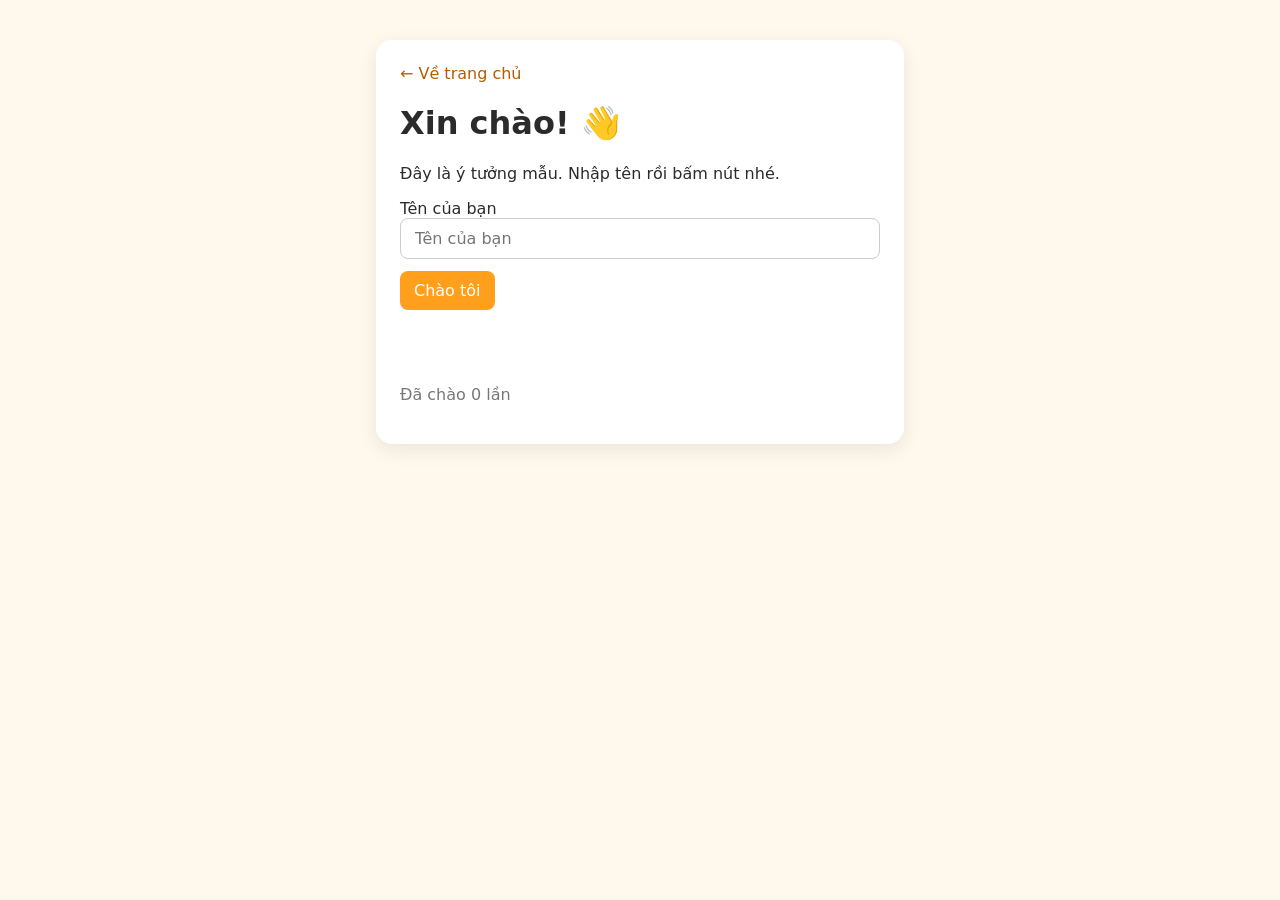
<file: ideas/vi-du/index.html>
<!DOCTYPE html>
<html lang="vi">
<head>
  <meta charset="utf-8">
  <meta name="viewport" content="width=device-width, initial-scale=1">
  <title>Ví dụ: Nút đếm lời chào</title>
  <link rel="stylesheet" href="style.css">
</head>
<body>
  <main>
    <a class="back" href="../../">← Về trang chủ</a>
    <h1>Xin chào! 👋</h1>
    <p>Đây là ý tưởng mẫu. Nhập tên rồi bấm nút nhé.</p>
    <label for="name">Tên của bạn</label>
    <input id="name" type="text" placeholder="Tên của bạn">
    <button id="greet" type="button">Chào tôi</button>
    <p id="message" aria-live="polite"></p>
    <p class="count">Đã chào <span id="count">0</span> lần</p>
  </main>
  <script src="script.js"></script>
</body>
</html>
</file>
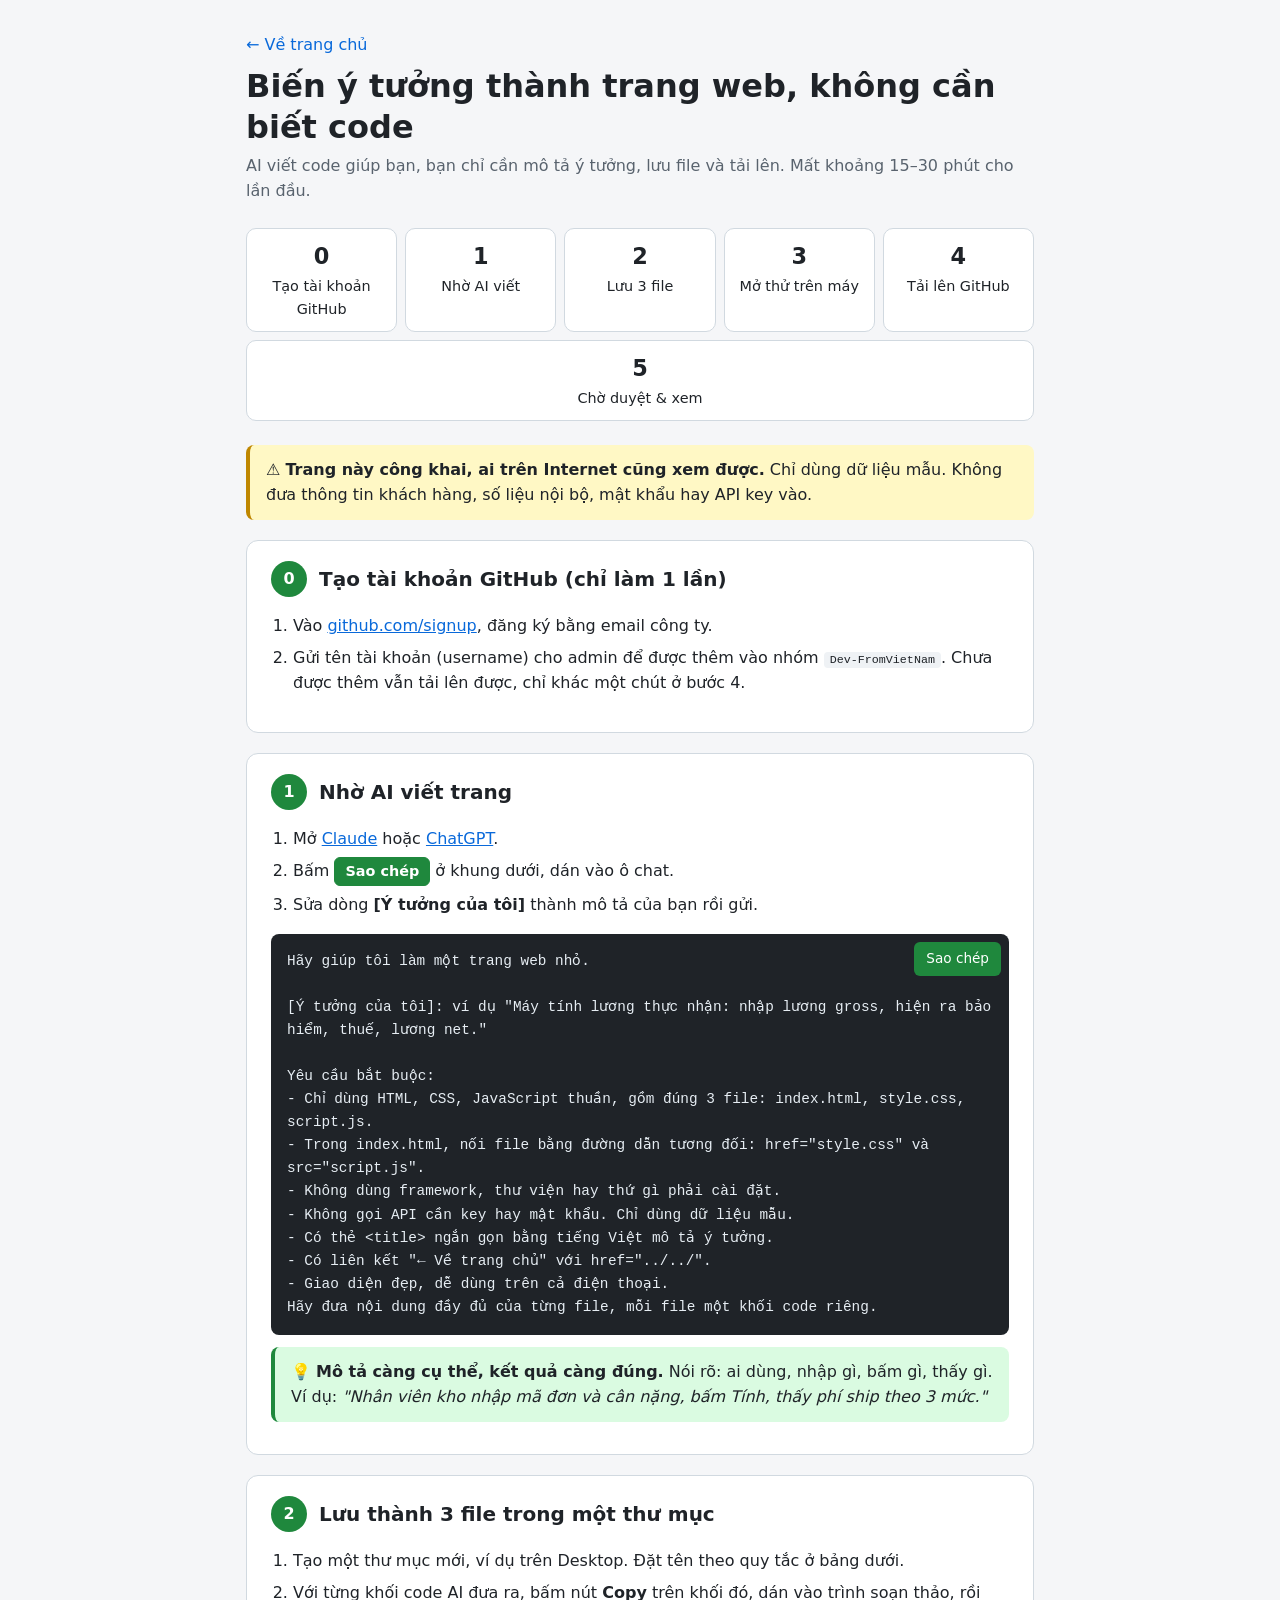
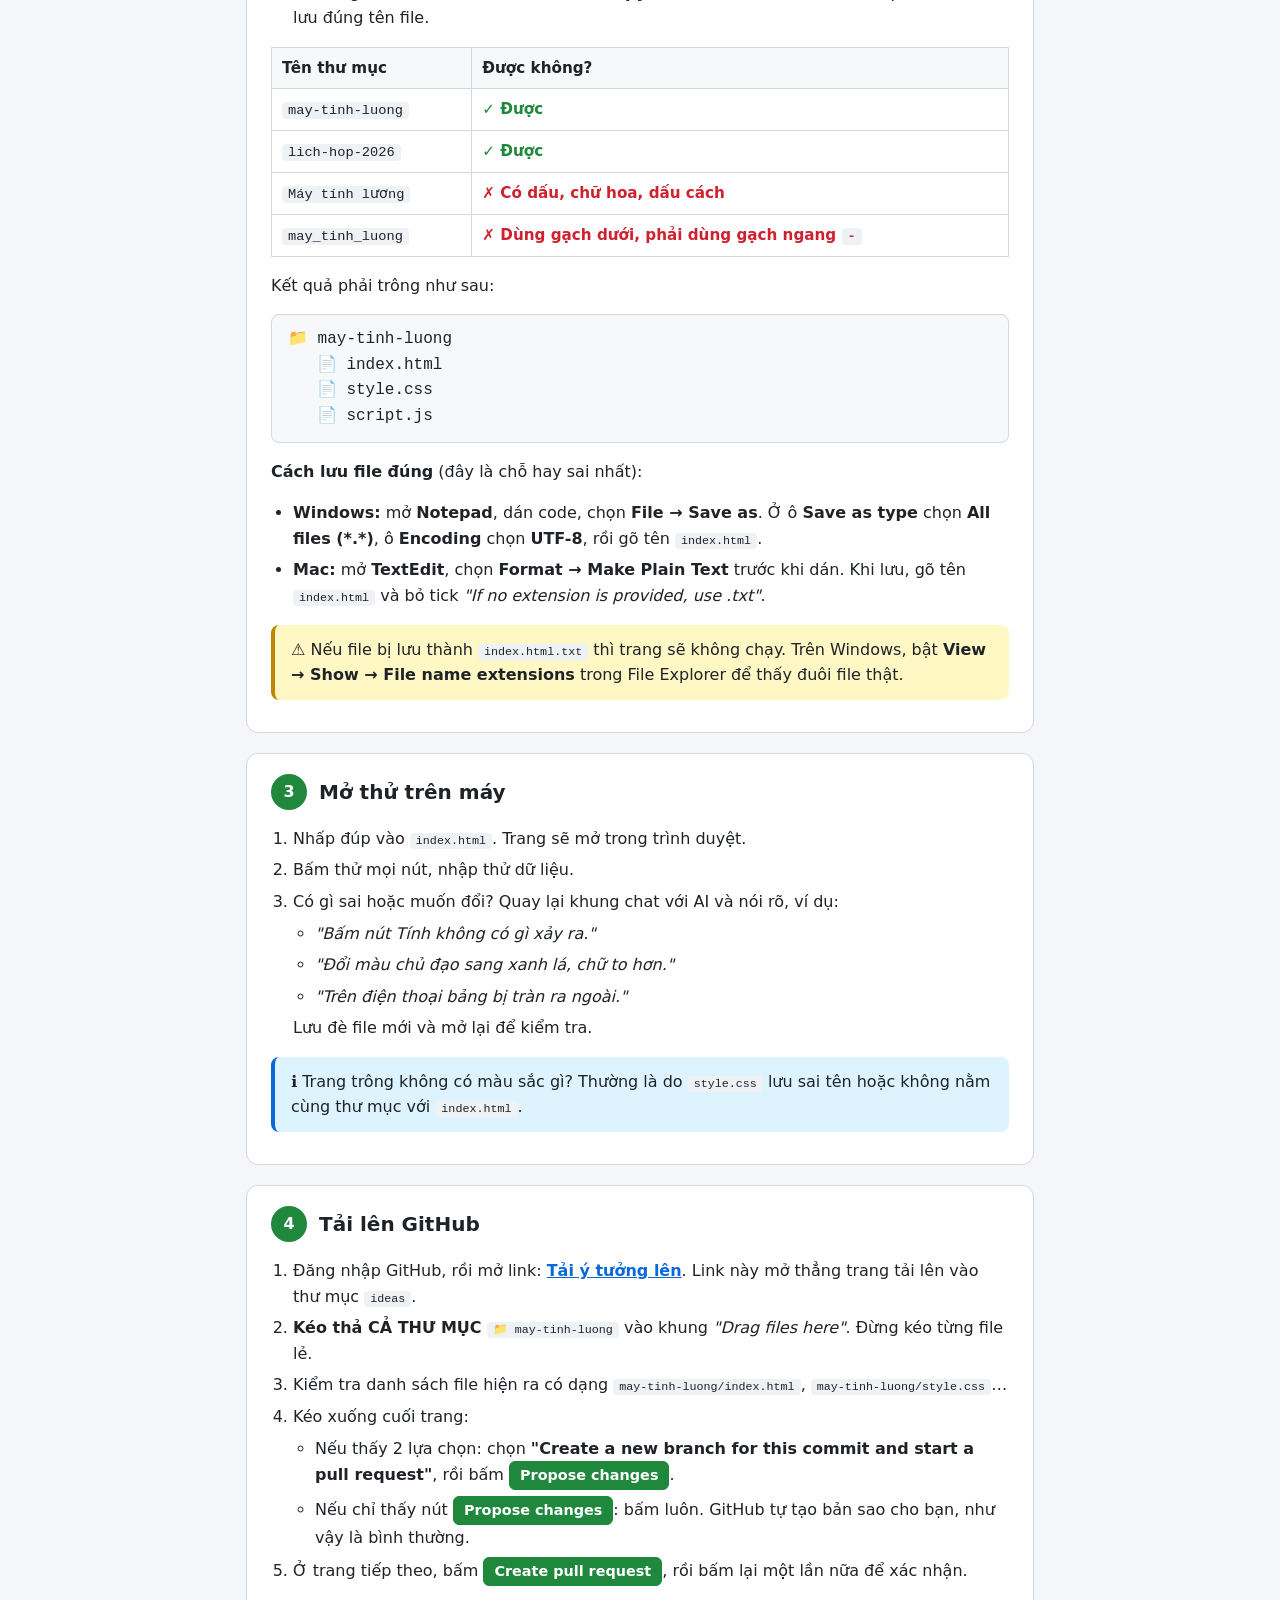
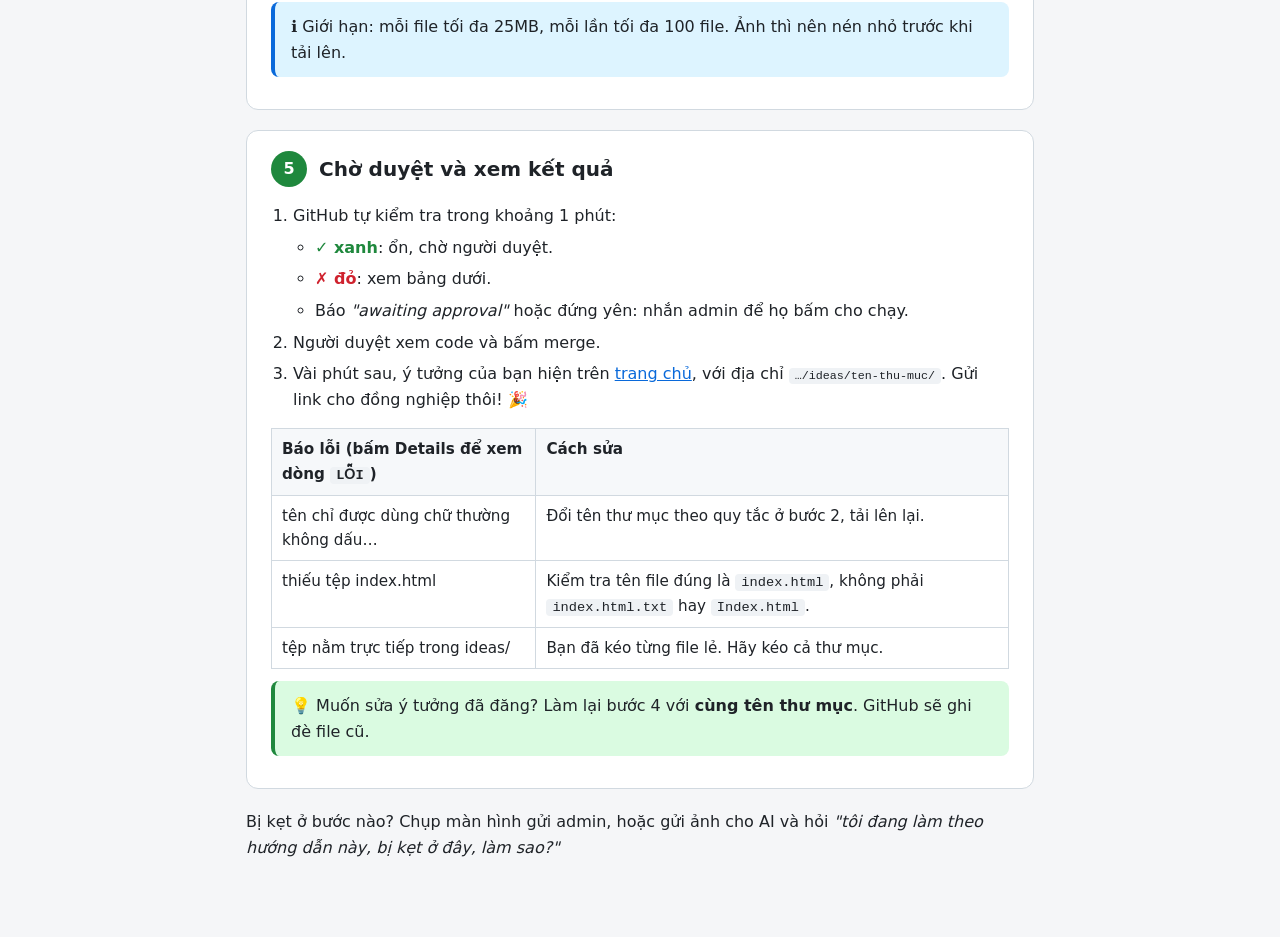
<file: huong-dan.html>
<!DOCTYPE html>
<html lang="vi">
<head>
  <meta charset="utf-8">
  <meta name="viewport" content="width=device-width, initial-scale=1">
  <title>Hướng dẫn đăng ý tưởng — Scratch Projects</title>
  <style>
    * { box-sizing: border-box; }
    body { margin: 0; font-family: system-ui, -apple-system, "Segoe UI", Roboto, sans-serif; background: #f5f6f8; color: #1f2328; line-height: 1.6; }
    main { max-width: 820px; margin: 0 auto; padding: 32px 16px 64px; }
    a { color: #0969da; }
    h1 { margin: 8px 0 4px; line-height: 1.3; }
    .lead { color: #59636e; margin-top: 0; }
    .back { text-decoration: none; }
    .map { display: flex; flex-wrap: wrap; gap: 8px; padding: 0; list-style: none; margin: 24px 0; }
    .map li { flex: 1 1 140px; background: #fff; border: 1px solid #d1d9e0; border-radius: 10px; padding: 10px 12px; font-size: .9rem; text-align: center; }
    .map b { display: block; font-size: 1.4rem; }
    .step { background: #fff; border: 1px solid #d1d9e0; border-radius: 12px; padding: 20px 24px; margin: 20px 0; }
    .step h2 { display: flex; align-items: center; gap: 12px; margin: 0 0 12px; font-size: 1.25rem; }
    .num { flex: none; width: 36px; height: 36px; border-radius: 50%; background: #1f883d; color: #fff; display: grid; place-items: center; font-size: 1rem; }
    .step ol, .step ul { padding-left: 22px; }
    .step li { margin: 6px 0; }
    .note, .warn, .tip { border-radius: 8px; padding: 12px 16px; margin: 12px 0; }
    .note { background: #ddf4ff; border-left: 4px solid #0969da; }
    .warn { background: #fff8c5; border-left: 4px solid #bf8700; }
    .tip { background: #dafbe1; border-left: 4px solid #1f883d; }
    .btn { display: inline-block; padding: 2px 10px; border: 1px solid #d1d9e0; border-radius: 6px; background: #f6f8fa; font-weight: 600; font-size: .9rem; white-space: nowrap; }
    .btn.green { background: #1f883d; border-color: #1f883d; color: #fff; }
    code { background: #eff2f5; padding: 1px 6px; border-radius: 4px; font-size: .9em; }
    .prompt { position: relative; }
    .prompt pre { background: #1f2328; color: #e6edf3; padding: 16px; border-radius: 8px; white-space: pre-wrap; font-size: .9rem; margin: 0; }
    .copy { position: absolute; top: 8px; right: 8px; cursor: pointer; border: 0; border-radius: 6px; padding: 6px 12px; background: #1f883d; color: #fff; font: inherit; font-size: .85rem; }
    .folder { font-family: ui-monospace, monospace; background: #f6f8fa; border: 1px solid #d1d9e0; border-radius: 8px; padding: 12px 16px; white-space: pre; overflow-x: auto; }
    table { border-collapse: collapse; width: 100%; font-size: .95rem; }
    th, td { border: 1px solid #d1d9e0; padding: 8px 10px; text-align: left; vertical-align: top; }
    th { background: #f6f8fa; }
    .ok { color: #1f883d; font-weight: 600; }
    .no { color: #cf222e; font-weight: 600; }
  </style>
</head>
<body>
  <main>
    <a class="back" href="./">← Về trang chủ</a>
    <h1>Biến ý tưởng thành trang web, không cần biết code</h1>
    <p class="lead">AI viết code giúp bạn, bạn chỉ cần mô tả ý tưởng, lưu file và tải lên. Mất khoảng 15–30 phút cho lần đầu.</p>

    <ul class="map">
      <li><b>0</b>Tạo tài khoản GitHub</li>
      <li><b>1</b>Nhờ AI viết</li>
      <li><b>2</b>Lưu 3 file</li>
      <li><b>3</b>Mở thử trên máy</li>
      <li><b>4</b>Tải lên GitHub</li>
      <li><b>5</b>Chờ duyệt &amp; xem</li>
    </ul>

    <div class="warn">⚠️ <b>Trang này công khai, ai trên Internet cũng xem được.</b> Chỉ dùng dữ liệu mẫu. Không đưa thông tin khách hàng, số liệu nội bộ, mật khẩu hay API key vào.</div>

    <section class="step">
      <h2><span class="num">0</span>Tạo tài khoản GitHub (chỉ làm 1 lần)</h2>
      <ol>
        <li>Vào <a href="https://github.com/signup" target="_blank" rel="noopener">github.com/signup</a>, đăng ký bằng email công ty.</li>
        <li>Gửi tên tài khoản (username) cho admin để được thêm vào nhóm <code>Dev-FromVietNam</code>. Chưa được thêm vẫn tải lên được, chỉ khác một chút ở bước 4.</li>
      </ol>
    </section>

    <section class="step">
      <h2><span class="num">1</span>Nhờ AI viết trang</h2>
      <ol>
        <li>Mở <a href="https://claude.ai" target="_blank" rel="noopener">Claude</a> hoặc <a href="https://chatgpt.com" target="_blank" rel="noopener">ChatGPT</a>.</li>
        <li>Bấm <span class="btn green">Sao chép</span> ở khung dưới, dán vào ô chat.</li>
        <li>Sửa dòng <b>[Ý tưởng của tôi]</b> thành mô tả của bạn rồi gửi.</li>
      </ol>
      <div class="prompt">
        <button class="copy" type="button">Sao chép</button>
        <pre id="prompt-text">Hãy giúp tôi làm một trang web nhỏ.

[Ý tưởng của tôi]: ví dụ "Máy tính lương thực nhận: nhập lương gross, hiện ra bảo hiểm, thuế, lương net."

Yêu cầu bắt buộc:
- Chỉ dùng HTML, CSS, JavaScript thuần, gồm đúng 3 file: index.html, style.css, script.js.
- Trong index.html, nối file bằng đường dẫn tương đối: href="style.css" và src="script.js".
- Không dùng framework, thư viện hay thứ gì phải cài đặt.
- Không gọi API cần key hay mật khẩu. Chỉ dùng dữ liệu mẫu.
- Có thẻ &lt;title&gt; ngắn gọn bằng tiếng Việt mô tả ý tưởng.
- Có liên kết "← Về trang chủ" với href="../../".
- Giao diện đẹp, dễ dùng trên cả điện thoại.
Hãy đưa nội dung đầy đủ của từng file, mỗi file một khối code riêng.</pre>
      </div>
      <div class="tip">💡 <b>Mô tả càng cụ thể, kết quả càng đúng.</b> Nói rõ: ai dùng, nhập gì, bấm gì, thấy gì. Ví dụ: <i>"Nhân viên kho nhập mã đơn và cân nặng, bấm Tính, thấy phí ship theo 3 mức."</i></div>
    </section>

    <section class="step">
      <h2><span class="num">2</span>Lưu thành 3 file trong một thư mục</h2>
      <ol>
        <li>Tạo một thư mục mới, ví dụ trên Desktop. Đặt tên theo quy tắc ở bảng dưới.</li>
        <li>Với từng khối code AI đưa ra, bấm nút <b>Copy</b> trên khối đó, dán vào trình soạn thảo, rồi lưu đúng tên file.</li>
      </ol>
      <table>
        <tr><th>Tên thư mục</th><th>Được không?</th></tr>
        <tr><td><code>may-tinh-luong</code></td><td class="ok">✓ Được</td></tr>
        <tr><td><code>lich-hop-2026</code></td><td class="ok">✓ Được</td></tr>
        <tr><td><code>Máy tính lương</code></td><td class="no">✗ Có dấu, chữ hoa, dấu cách</td></tr>
        <tr><td><code>may_tinh_luong</code></td><td class="no">✗ Dùng gạch dưới, phải dùng gạch ngang <code>-</code></td></tr>
      </table>
      <p>Kết quả phải trông như sau:</p>
      <div class="folder">📁 may-tinh-luong
   📄 index.html
   📄 style.css
   📄 script.js</div>

      <p><b>Cách lưu file đúng</b> (đây là chỗ hay sai nhất):</p>
      <ul>
        <li><b>Windows:</b> mở <b>Notepad</b>, dán code, chọn <b>File → Save as</b>. Ở ô <b>Save as type</b> chọn <b>All files (*.*)</b>, ô <b>Encoding</b> chọn <b>UTF-8</b>, rồi gõ tên <code>index.html</code>.</li>
        <li><b>Mac:</b> mở <b>TextEdit</b>, chọn <b>Format → Make Plain Text</b> trước khi dán. Khi lưu, gõ tên <code>index.html</code> và bỏ tick <i>"If no extension is provided, use .txt"</i>.</li>
      </ul>
      <div class="warn">⚠️ Nếu file bị lưu thành <code>index.html.txt</code> thì trang sẽ không chạy. Trên Windows, bật <b>View → Show → File name extensions</b> trong File Explorer để thấy đuôi file thật.</div>
    </section>

    <section class="step">
      <h2><span class="num">3</span>Mở thử trên máy</h2>
      <ol>
        <li>Nhấp đúp vào <code>index.html</code>. Trang sẽ mở trong trình duyệt.</li>
        <li>Bấm thử mọi nút, nhập thử dữ liệu.</li>
        <li>Có gì sai hoặc muốn đổi? Quay lại khung chat với AI và nói rõ, ví dụ:
          <ul>
            <li><i>"Bấm nút Tính không có gì xảy ra."</i></li>
            <li><i>"Đổi màu chủ đạo sang xanh lá, chữ to hơn."</i></li>
            <li><i>"Trên điện thoại bảng bị tràn ra ngoài."</i></li>
          </ul>
          Lưu đè file mới và mở lại để kiểm tra.
        </li>
      </ol>
      <div class="note">ℹ️ Trang trông không có màu sắc gì? Thường là do <code>style.css</code> lưu sai tên hoặc không nằm cùng thư mục với <code>index.html</code>.</div>
    </section>

    <section class="step">
      <h2><span class="num">4</span>Tải lên GitHub</h2>
      <ol>
        <li>Đăng nhập GitHub, rồi mở link: <a href="https://github.com/Dev-FromVietNam/scratch-projects/upload/main/ideas" target="_blank" rel="noopener"><b>Tải ý tưởng lên</b></a>. Link này mở thẳng trang tải lên vào thư mục <code>ideas</code>.</li>
        <li><b>Kéo thả CẢ THƯ MỤC</b> <code>📁 may-tinh-luong</code> vào khung <i>"Drag files here"</i>. Đừng kéo từng file lẻ.</li>
        <li>Kiểm tra danh sách file hiện ra có dạng <code>may-tinh-luong/index.html</code>, <code>may-tinh-luong/style.css</code>…</li>
        <li>Kéo xuống cuối trang:
          <ul>
            <li>Nếu thấy 2 lựa chọn: chọn <b>"Create a new branch for this commit and start a pull request"</b>, rồi bấm <span class="btn green">Propose changes</span>.</li>
            <li>Nếu chỉ thấy nút <span class="btn green">Propose changes</span>: bấm luôn. GitHub tự tạo bản sao cho bạn, như vậy là bình thường.</li>
          </ul>
        </li>
        <li>Ở trang tiếp theo, bấm <span class="btn green">Create pull request</span>, rồi bấm lại một lần nữa để xác nhận.</li>
      </ol>
      <div class="note">ℹ️ Giới hạn: mỗi file tối đa 25MB, mỗi lần tối đa 100 file. Ảnh thì nên nén nhỏ trước khi tải lên.</div>
    </section>

    <section class="step">
      <h2><span class="num">5</span>Chờ duyệt và xem kết quả</h2>
      <ol>
        <li>GitHub tự kiểm tra trong khoảng 1 phút:
          <ul>
            <li><span class="ok">✓ xanh</span>: ổn, chờ người duyệt.</li>
            <li><span class="no">✗ đỏ</span>: xem bảng dưới.</li>
            <li>Báo <i>"awaiting approval"</i> hoặc đứng yên: nhắn admin để họ bấm cho chạy.</li>
          </ul>
        </li>
        <li>Người duyệt xem code và bấm merge.</li>
        <li>Vài phút sau, ý tưởng của bạn hiện trên <a href="./">trang chủ</a>, với địa chỉ <code>…/ideas/ten-thu-muc/</code>. Gửi link cho đồng nghiệp thôi! 🎉</li>
      </ol>
      <table>
        <tr><th>Báo lỗi (bấm <b>Details</b> để xem dòng <code>LỖI</code>)</th><th>Cách sửa</th></tr>
        <tr><td>tên chỉ được dùng chữ thường không dấu…</td><td>Đổi tên thư mục theo quy tắc ở bước 2, tải lên lại.</td></tr>
        <tr><td>thiếu tệp index.html</td><td>Kiểm tra tên file đúng là <code>index.html</code>, không phải <code>index.html.txt</code> hay <code>Index.html</code>.</td></tr>
        <tr><td>tệp nằm trực tiếp trong ideas/</td><td>Bạn đã kéo từng file lẻ. Hãy kéo cả thư mục.</td></tr>
      </table>
      <div class="tip">💡 Muốn sửa ý tưởng đã đăng? Làm lại bước 4 với <b>cùng tên thư mục</b>. GitHub sẽ ghi đè file cũ.</div>
    </section>

    <p>Bị kẹt ở bước nào? Chụp màn hình gửi admin, hoặc gửi ảnh cho AI và hỏi <i>"tôi đang làm theo hướng dẫn này, bị kẹt ở đây, làm sao?"</i></p>
  </main>
  <script>
    document.querySelector('.copy').addEventListener('click', function () {
      var btn = this;
      navigator.clipboard.writeText(document.getElementById('prompt-text').textContent).then(function () {
        btn.textContent = 'Đã sao chép ✓';
        setTimeout(function () { btn.textContent = 'Sao chép'; }, 2000);
      });
    });
  </script>
</body>
</html>
</file>
<file: ideas/vi-du/style.css>
body {
  margin: 0;
  font-family: system-ui, -apple-system, "Segoe UI", Roboto, sans-serif;
  background: #fff8ec;
  color: #2b2b2b;
}

main {
  max-width: 480px;
  margin: 40px auto;
  padding: 24px;
  background: #fff;
  border-radius: 16px;
  box-shadow: 0 6px 20px rgba(0, 0, 0, 0.08);
}

.back {
  color: #b35c00;
  text-decoration: none;
}

input,
button {
  font: inherit;
  padding: 10px 14px;
  border-radius: 8px;
}

input {
  border: 1px solid #ccc;
  width: 100%;
  box-sizing: border-box;
  margin-bottom: 12px;
}

button {
  border: none;
  background: #ff9f1c;
  color: #fff;
  cursor: pointer;
}

button:hover {
  background: #e68a00;
}

#message {
  font-size: 1.3rem;
  font-weight: 600;
  min-height: 1.6em;
}

.count {
  color: #777;
}
</file>
